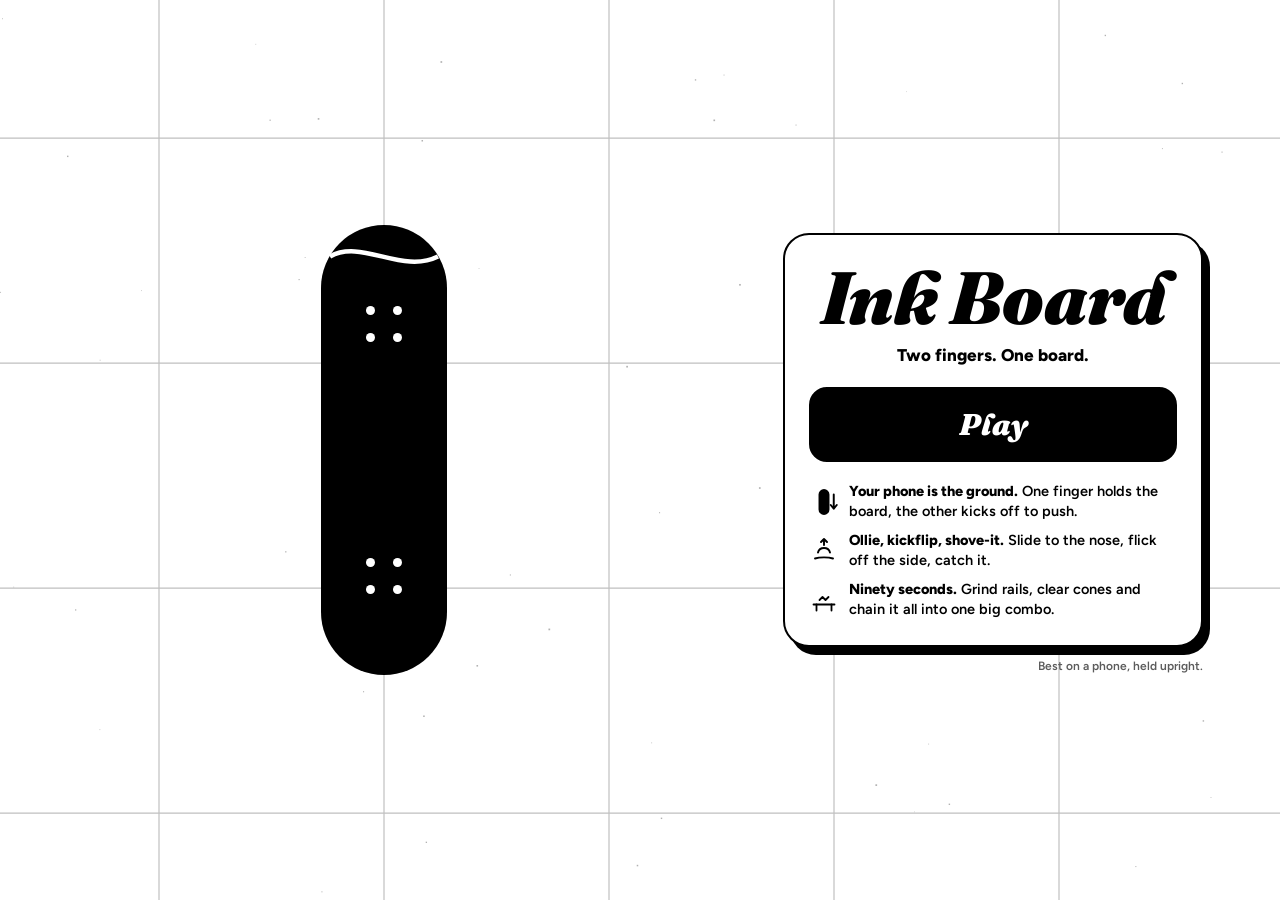
<file: index.html>
<!doctype html>
<html lang="en">
<head>
<meta charset="utf-8">
<meta name="viewport" content="width=device-width, initial-scale=1, viewport-fit=cover">
<title>Ink Board: two fingers, one board</title>
<meta name="description" content="A minimal ink-drawn fingerboard game. Your phone is the ground: push with one finger, pop, flip and grind with two.">
<meta name="theme-color" content="#ffffff">
<link rel="manifest" href="/manifest.webmanifest">
<link rel="icon" type="image/svg+xml" href="/icons/icon.svg">
<meta name="apple-mobile-web-app-capable" content="yes">
<meta name="mobile-web-app-capable" content="yes">
<meta name="apple-mobile-web-app-title" content="Ink Board">
<meta property="og:type" content="website">
<meta property="og:site_name" content="Ink Board">
<meta property="og:title" content="Ink Board">
<meta property="og:description" content="Two fingers. One board. Push, ollie, flip and grind.">
<link rel="preconnect" href="https://fonts.googleapis.com">
<link rel="preconnect" href="https://fonts.gstatic.com" crossorigin>
<link href="https://fonts.googleapis.com/css2?family=Fraunces:ital,opsz,wght@1,9..144,900&family=Figtree:wght@600;800&display=swap" rel="stylesheet">
<style>
:root{--paper:#fff;--ink:#000;--soft:#5c5c5c;--display:"Fraunces",Georgia,serif;--ui:"Figtree",system-ui,-apple-system,"Segoe UI",sans-serif;color-scheme:light;box-sizing:border-box}
@media (prefers-color-scheme:dark){:root:not([data-theme="light"]){--paper:#fff;--ink:#000;--soft:#5c5c5c}}
:root[data-theme="dark"]{--paper:#fff;--ink:#000;--soft:#5c5c5c}
*,*::before,*::after{box-sizing:inherit}
html,body{margin:0;min-height:100%;background:var(--paper);color:var(--ink);font-family:var(--ui)}
canvas{position:fixed;inset:0;width:100%;height:100%;display:block;z-index:0}
main{position:relative;z-index:1;min-height:100vh;min-height:100dvh;display:grid;place-items:end center;align-content:end;padding:24px 16px calc(env(safe-area-inset-bottom,0px) + 18px)}
@media (min-aspect-ratio:1/1){main{place-items:center end;align-content:center;padding-right:6vw}}
.card{width:min(420px,100%);background:var(--paper);border:2.5px solid var(--ink);border-radius:26px;box-shadow:7px 8px 0 var(--ink);padding:28px 24px 22px;text-align:center;
  animation:in .8s cubic-bezier(.3,.7,.3,1) both .2s}
@keyframes in{0%{opacity:0;transform:translateY(60px) scale(.8,1.2)}55%{opacity:1;transform:translateY(-8px) scale(1.04,.96)}78%{transform:translateY(2px) scale(.99,1.01)}100%{transform:none}}
h1{font-family:var(--display);font-style:italic;font-weight:900;font-size:clamp(50px,14vw,74px);line-height:.95;margin:0;letter-spacing:-.01em}
.tag{font-weight:800;font-size:17px;margin:12px 0 22px}
.play{display:block;width:100%;background:var(--ink);color:var(--paper);text-decoration:none;border-radius:18px;padding:17px 20px;font-family:var(--display);font-style:italic;font-weight:900;font-size:30px;
  border:2.5px solid var(--ink);transition:transform .22s cubic-bezier(.34,1.56,.64,1)}
.play:hover{transform:translateY(-2px)}
.play:active{transform:scale(1.04,.9)}
.play:focus-visible{outline:3px solid var(--ink);outline-offset:4px}
.feats{list-style:none;padding:0;margin:20px 0 4px;display:grid;gap:10px;text-align:left}
.feats li{display:grid;grid-template-columns:30px 1fr;gap:10px;align-items:center;font-weight:600;font-size:14.5px;line-height:1.35}
.feats svg{width:30px;height:30px}
.feats b{font-weight:800}
footer{margin-top:12px;font-size:12px;font-weight:600;color:var(--soft)}
@media (prefers-reduced-motion:reduce){.card{animation:none}}
</style>
</head>
<body>
<canvas id="c" aria-hidden="true"></canvas>
<main>
  <div class="card">
    <h1>Ink Board</h1>
    <p class="tag">Two fingers. One board.</p>
    <a class="play" href="/play/">Play</a>
    <ul class="feats">
      <li><svg viewBox="0 0 40 40" aria-hidden="true"><g fill="none" stroke="#000" stroke-width="2.6" stroke-linecap="round" stroke-linejoin="round"><rect x="14" y="4" width="12" height="32" rx="6" fill="#000"/><path d="M33 10v18M29 24l4 5 4-5"/></g></svg><span><b>Your phone is the ground.</b> One finger holds the board, the other kicks off to push.</span></li>
      <li><svg viewBox="0 0 40 40" aria-hidden="true"><g fill="none" stroke="#000" stroke-width="2.6" stroke-linecap="round" stroke-linejoin="round"><path d="M8 30c6-2 18-2 24 0"/><path d="M12 22c2-8 14-8 16 0"/><path d="M20 4v8M16 8l4-4 4 4"/></g></svg><span><b>Ollie, kickflip, shove-it.</b> Slide to the nose, flick off the side, catch it.</span></li>
      <li><svg viewBox="0 0 40 40" aria-hidden="true"><g stroke="#000" stroke-width="2.4" stroke-linecap="round" stroke-linejoin="round"><path d="M6 26h28" fill="none"/><path d="M10 26v8M30 26v8" fill="none"/><path d="M14 20l4-4 4 4 4-4" fill="none"/></g></svg><span><b>Ninety seconds.</b> Grind rails, clear cones and chain it all into one big combo.</span></li>
    </ul>
  </div>
  <footer>Best on a phone, held upright.</footer>
</main>
<script>
if('serviceWorker' in navigator&&location.protocol==='https:') navigator.serviceWorker.register('/sw.js').catch(()=>{});
/* ---------- a fingerboard rolling up the pavement behind the card, kickflipping now and then ---------- */
(()=>{
  const cv=document.getElementById('c'), ctx=cv.getContext('2d'), TAU=Math.PI*2;
  const still=matchMedia('(prefers-reduced-motion: reduce)').matches;
  let W=0,H=0,D=1;
  function resize(){ D=Math.min(2,devicePixelRatio||1); W=innerWidth; H=innerHeight; cv.width=W*D; cv.height=H*D; }
  addEventListener('resize',resize); resize();
  let s=7; const r=()=>{ s=(s*16807)%2147483647; return (s-1)/2147483646; };
  const grit=[]; for(let i=0;i<60;i++) grit.push([r(),r(),.6+r()*1.2]);
  const t0=performance.now();
  function deck(){ ctx.beginPath(); ctx.moveTo(-14,-36); ctx.arc(0,-36,14,Math.PI,0); ctx.lineTo(14,36); ctx.arc(0,36,14,0,Math.PI); ctx.closePath(); }
  function frame(now){
    const t=still?1.2:(now-t0)/1000;
    ctx.setTransform(D,0,0,D,0,0); ctx.fillStyle='#fff'; ctx.fillRect(0,0,W,H);
    const land=H>W, u=Math.min(W,H)/100*(land?.46:.5), bx=land?W/2:W*.3, by=land?H*.22:H/2, slab=u*50, off=(t*u*70)%slab;
    ctx.strokeStyle='#000'; ctx.globalAlpha=.25; ctx.lineWidth=1.2; ctx.beginPath();
    for(let y=-slab+off;y<H+slab;y+=slab){ ctx.moveTo(0,y); ctx.lineTo(W,y); }
    for(let x=bx%slab;x<W;x+=slab){ ctx.moveTo(x,0); ctx.lineTo(x,H); } ctx.stroke();
    ctx.fillStyle='#000'; ctx.globalAlpha=.3; grit.forEach(([gx,gy,z])=>{ const y=(gy*H+t*u*70)%H; ctx.fillRect(gx*W,y,z,z); }); ctx.globalAlpha=1;
    // every 2.6 s: pop, one full flip, land
    const c=t%2.6, air=c>1.6&&c<2.5?(c-1.6)/.9:0, z=4*air*(1-air), flip=air?Math.cos(air*TAU):1, sc=u*(1+.16*z);
    ctx.save(); ctx.translate(bx+z*u*5,by+z*u*7); ctx.scale(sc,sc); ctx.scale(Math.max(.09,Math.abs(flip)),1); deck(); ctx.fillStyle='rgba(0,0,0,.15)'; ctx.fill(); ctx.restore();
    ctx.save(); ctx.translate(bx,by); ctx.scale(sc,sc); ctx.scale(Math.max(.09,Math.abs(flip)),1); deck();
    if(flip>=0){ ctx.fillStyle='#000'; ctx.fill(); ctx.fillStyle='#fff'; [-1,1].forEach(e=>[[-3,-3],[3,-3],[-3,3],[3,3]].forEach(([a,b])=>{ ctx.beginPath(); ctx.arc(a,e*28+b,1,0,TAU); ctx.fill(); }));
      ctx.strokeStyle='#fff'; ctx.lineWidth=1; ctx.beginPath(); ctx.moveTo(-12,-43); ctx.bezierCurveTo(-5,-47,4,-39,12,-43); ctx.stroke(); }
    else { ctx.fillStyle='#fff'; ctx.fill(); ctx.lineWidth=1.4; ctx.strokeStyle='#000'; ctx.stroke(); ctx.fillStyle='#000'; [-28,28].forEach(T=>{ ctx.fillRect(-5,T-4.5,10,9); ctx.fillRect(-12.5,T-1.6,25,3.2); }); }
    ctx.restore();
    if(!still) requestAnimationFrame(frame);
  }
  requestAnimationFrame(frame);
})();
</script>
</body>
</html>
</file>
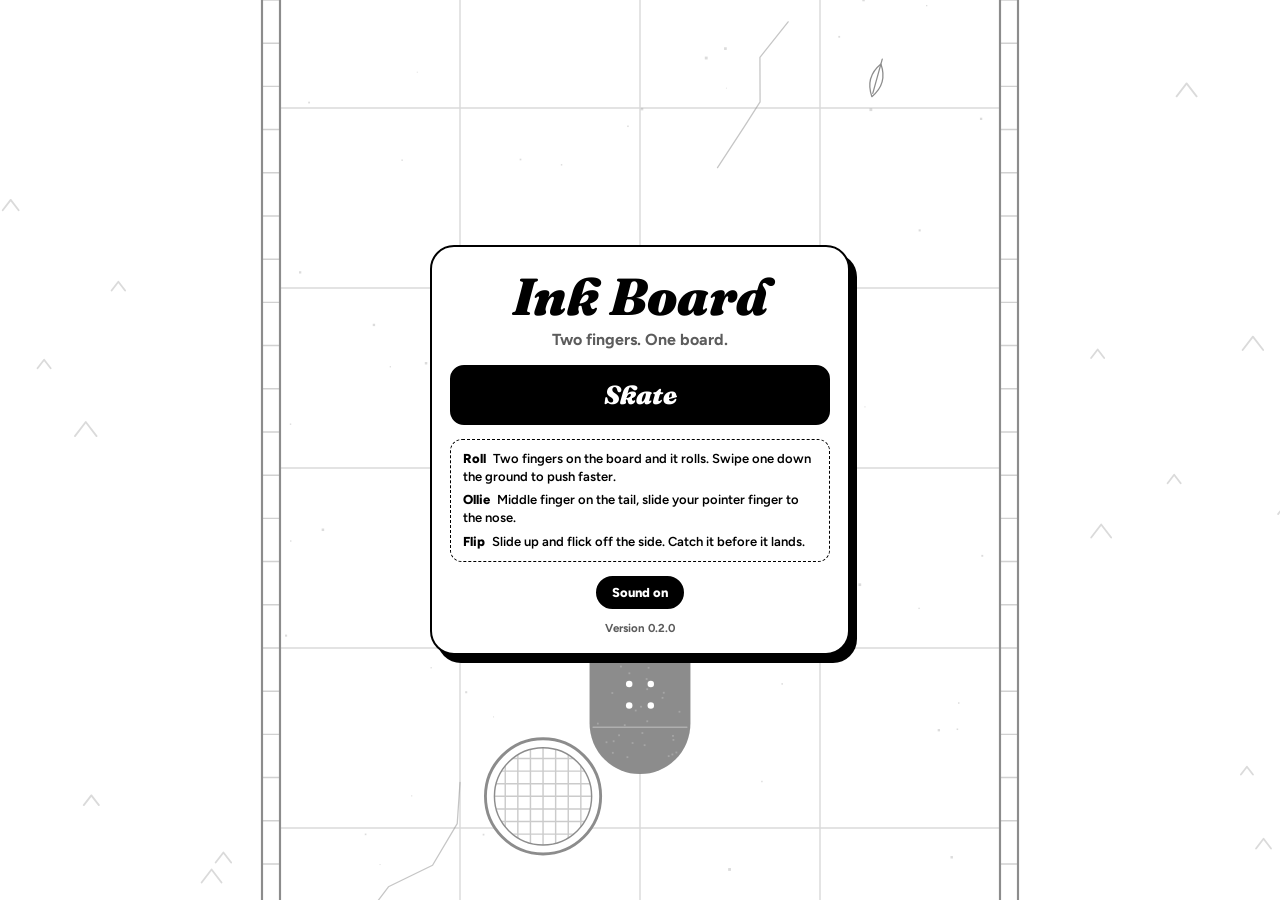
<file: play/index.html>
<!doctype html>
<html lang="en">
<head>
<meta charset="utf-8">
<meta name="viewport" content="width=device-width, initial-scale=1, viewport-fit=cover, user-scalable=no">
<title>Ink Board</title>
<meta name="description" content="Two fingers. One board. Push, ollie, flip and grind.">
<meta name="theme-color" content="#ffffff">
<link rel="manifest" href="/manifest.webmanifest">
<link rel="icon" type="image/svg+xml" href="/icons/icon.svg">
<meta name="apple-mobile-web-app-capable" content="yes">
<meta name="mobile-web-app-capable" content="yes">
<meta name="apple-mobile-web-app-title" content="Ink Board">
<meta name="apple-mobile-web-app-status-bar-style" content="default">
<link rel="preconnect" href="https://fonts.googleapis.com">
<link rel="preconnect" href="https://fonts.gstatic.com" crossorigin>
<link href="https://fonts.googleapis.com/css2?family=Fraunces:ital,opsz,wght@0,9..144,800;1,9..144,900&family=Figtree:wght@500;700;800&display=swap" rel="stylesheet">
<link rel="stylesheet" href="styles.css">
</head>
<body>
<canvas id="c" aria-label="A skateboard lying on the pavement. Put two fingers on it to skate."></canvas>

<header id="hud" hidden>
  <div><div class="pv" id="score">0</div><div class="sub" id="bestL">No best yet</div></div>
  <div class="tm"><div class="pv" id="time">1:30</div><div class="sub" id="tsub">Push to start</div></div>
</header>
<button id="pause" type="button" aria-label="Pause" hidden>
  <svg viewBox="0 0 32 32" aria-hidden="true"><rect x="9" y="8" width="5" height="16" rx="1.5" fill="currentColor"/><rect x="18" y="8" width="5" height="16" rx="1.5" fill="currentColor"/></svg>
</button>
<div id="combo" aria-live="polite"><b id="comboN"></b><span id="comboP"></span><small id="comboTag"></small></div>
<div id="hint" hidden><span id="hintT"></span><button id="skip" type="button" hidden>Skip</button></div>
<div id="callout"></div>
<div id="card" hidden><div class="panel" id="panel"></div></div>
<script src="js/config.js"></script>
<script src="js/core.js"></script>
<script src="js/world.js"></script>
<script src="js/audio.js"></script>
<script src="js/ui.js"></script>
<script src="js/physics.js"></script>
<script src="js/input.js"></script>
<script src="js/draw.js"></script>
<script src="js/main.js"></script>
<script>if('serviceWorker' in navigator&&location.protocol==='https:') navigator.serviceWorker.register('/sw.js').catch(()=>{});</script>
</body>
</html>
</file>
<file: play/styles.css>
/* Ink Board styles. Paper-and-ink look: white paper, black ink, no other colors. Shared with the other Ink games. */
:root{
  --paper:#ffffff; --ink:#000000; --soft:#5c5c5c;
  --display:"Fraunces", Georgia, "Times New Roman", serif;
  --ui:"Figtree", system-ui, -apple-system, "Segoe UI", sans-serif;
  color-scheme: light;
  box-sizing:border-box;
}
/* The street is paper-and-ink by design, so it stays white in either viewer theme. */
@media (prefers-color-scheme: dark){ :root:not([data-theme="light"]){ --paper:#ffffff; --ink:#000000; --soft:#5c5c5c; } }
:root[data-theme="dark"]{ --paper:#ffffff; --ink:#000000; --soft:#5c5c5c; }
*,*::before,*::after{box-sizing:inherit}
html,body{height:100%;margin:0;background:var(--paper);color:var(--ink);overflow:hidden;overscroll-behavior:none;
  -webkit-user-select:none;user-select:none;-webkit-touch-callout:none;-webkit-tap-highlight-color:transparent;font-family:var(--ui)}
canvas{position:fixed;inset:0;width:100%;height:100%;display:block;touch-action:none}
[hidden]{display:none !important}

/* ---------- HUD ---------- */
#hud{position:fixed;top:0;left:0;right:0;z-index:5;pointer-events:none;
  padding:calc(env(safe-area-inset-top,0px) + 10px) 16px 18px;background:linear-gradient(to bottom,#fff 60%,rgba(255,255,255,0));
  display:grid;grid-template-columns:1fr auto;align-items:start;gap:4px 8px}
.pv{font-family:var(--display);font-weight:800;font-size:30px;line-height:1;font-variant-numeric:tabular-nums;text-shadow:0 0 3px #fff,0 0 6px #fff}
.sub{font-size:13px;font-weight:700;color:var(--soft);margin-top:4px;line-height:1.25}
.tm{text-align:right;margin-right:50px}
#time.low{animation:tick 1s ease-in-out infinite}
@keyframes tick{0%,100%{transform:none}12%{transform:scale(1.18,.86)}26%{transform:scale(.95,1.06)}40%{transform:none}}
#pause{position:fixed;right:12px;top:calc(env(safe-area-inset-top,0px) + 10px);z-index:6;width:40px;height:40px;border-radius:50%;
  border:2.5px solid var(--ink);background:var(--paper);color:var(--ink);box-shadow:3px 4px 0 var(--ink);display:grid;place-items:center;cursor:pointer;padding:0;
  transition:transform .28s cubic-bezier(.34,1.56,.64,1)}
#pause svg{width:22px;height:22px}
#pause:active{transform:scale(1.12,.86)}
#pause:focus-visible{outline:3px solid var(--ink);outline-offset:4px}

/* the trick line: names, then points × tricks */
#combo{position:fixed;left:16px;right:16px;top:calc(env(safe-area-inset-top,0px) + 86px);z-index:5;text-align:center;pointer-events:none;opacity:0}
#combo b{display:block;font-family:var(--display);font-style:italic;font-weight:900;font-size:clamp(24px,7.4vw,34px);line-height:1.05;
  text-shadow:2px 3px 0 #fff,-2px -2px 0 #fff,2px -2px 0 #fff,-2px 2px 0 #fff}
#combo span{display:inline-block;margin-top:6px;font-size:16px;font-weight:800;background:var(--paper);border:2px solid var(--ink);border-radius:999px;padding:4px 14px;font-variant-numeric:tabular-nums}
#combo span:empty{display:none}
#combo small{display:block;margin-top:5px;font-size:13px;font-weight:800;color:var(--ink);text-shadow:0 0 3px #fff,0 0 6px #fff}
#combo.on{opacity:1}
#combo.pop b{animation:trick .42s cubic-bezier(.3,.7,.3,1)}
@keyframes trick{0%{transform:scale(.5,1.4);opacity:0}55%{transform:scale(1.12,.9);opacity:1}78%{transform:scale(.97,1.03)}100%{transform:none}}
#combo.bank{animation:bank 1.2s cubic-bezier(.3,.7,.3,1) forwards}
#combo.bank span{background:var(--ink);color:var(--paper);font-size:20px}
@keyframes bank{0%{opacity:1;transform:none}14%{transform:scale(1.14,.86)}28%{transform:scale(.96,1.05)}40%{transform:none}70%{opacity:1;transform:translateY(0)}100%{opacity:0;transform:translateY(-60px) scale(.9,1.15)}}
#combo.bail{animation:bail 1.2s linear forwards}
#combo.bail b{display:inline-block;background:var(--ink);color:var(--paper);text-shadow:none;border-radius:14px;padding:4px 14px 6px}
@keyframes bail{0%{opacity:0;transform:scale(.4) rotate(-8deg)}12%{opacity:1;transform:scale(1.2,.85) rotate(3deg)}24%{transform:scale(.95,1.05) rotate(-1deg)}34%{transform:none}80%{opacity:1}100%{opacity:0;transform:translateY(12px)}}

#hint{position:fixed;left:16px;right:16px;z-index:6;text-align:center;bottom:calc(env(safe-area-inset-bottom,0px) + 14px);font-size:15px;font-weight:700;
  display:flex;flex-direction:column;align-items:center;gap:8px;pointer-events:none}
#hint span{background:var(--paper);border:2px solid var(--ink);border-radius:18px;padding:9px 16px;display:inline-block;max-width:420px;line-height:1.35;box-shadow:3px 4px 0 var(--ink);animation:bob 2.4s ease-in-out infinite}
#skip{pointer-events:auto;appearance:none;border:0;background:none;color:var(--soft);font:800 13px var(--ui);padding:6px 12px;cursor:pointer;text-decoration:underline}
#skip:focus-visible{outline:2px solid var(--ink);outline-offset:2px;border-radius:6px}
@keyframes bob{0%,100%{transform:translateY(0)}50%{transform:translateY(-4px)}}

#callout{position:fixed;left:0;right:0;top:34%;z-index:6;text-align:center;pointer-events:none;opacity:0}
#callout b{display:block;font-family:var(--display);font-style:italic;font-weight:900;font-size:clamp(48px,15vw,88px);line-height:1;
  text-shadow:3px 4px 0 #fff,-2px -2px 0 #fff,2px -2px 0 #fff,-2px 2px 0 #fff}
#callout span{display:inline-block;margin-top:8px;font-size:15px;font-weight:800;background:var(--paper);border:2px solid var(--ink);border-radius:999px;padding:5px 14px}
#callout.go{animation:call 1.4s linear forwards}
@keyframes call{
  0%{opacity:0;transform:scale(.2,.2)}
  10%{opacity:1;transform:scale(1.28,.78)}
  18%{transform:scale(.88,1.16)}
  26%{transform:scale(1.05,.96)}
  34%{transform:scale(1)}
  78%{opacity:1;transform:translateY(0) scale(1)}
  85%{transform:translateY(6px) scale(1.1,.9)}
  100%{opacity:0;transform:translateY(-90px) scale(.8,1.3)}}

/* ---------- cards ---------- */
#card{position:fixed;inset:0;z-index:8;display:grid;overflow-y:auto;-webkit-overflow-scrolling:touch;background:rgba(255,255,255,.72);padding:calc(env(safe-area-inset-top,0px) + 16px) 16px calc(env(safe-area-inset-bottom,0px) + 16px)}
#card .panel{margin:auto}
#card.home{background:rgba(255,255,255,.55)}
.panel{background:var(--paper);border:2.5px solid var(--ink);border-radius:24px;box-shadow:7px 8px 0 var(--ink);
  padding:22px 18px 18px;width:min(420px,100%);text-align:center;animation:cardIn .6s cubic-bezier(.3,.7,.3,1)}
@keyframes cardIn{0%{transform:translateY(60vh) scale(.7,1.3)}55%{transform:translateY(-10px) scale(1.06,.94)}75%{transform:translateY(3px) scale(.98,1.02)}100%{transform:none}}
.panel h2{font-family:var(--display);font-weight:900;font-style:italic;font-size:34px;line-height:1.05;margin:0}
.panel p{margin:6px 0 16px;font-weight:700;color:var(--soft)}
.logo{font-size:52px !important;margin-bottom:2px !important}
.bestline{font-weight:800;font-size:14px;margin:-6px 0 14px}
.bestline b{font-family:var(--display);font-weight:900;font-size:20px;font-variant-numeric:tabular-nums}
.big{font-family:var(--display);font-weight:900;font-size:56px;line-height:1;margin:8px 0 2px;font-variant-numeric:tabular-nums}
.nxt{color:var(--ink) !important;font-size:14px}
.stats{display:grid;grid-template-columns:1fr 1fr;gap:10px;margin:0 0 10px}
.stats div{border:2px solid var(--ink);border-radius:14px;padding:8px 6px}
.stats b{display:block;font-family:var(--display);font-weight:900;font-size:26px;line-height:1.1;font-variant-numeric:tabular-nums}
.stats small{font-size:12px;font-weight:800;color:var(--soft)}
.cname{font-family:var(--display);font-style:italic;font-weight:900 !important;color:var(--ink) !important;font-size:17px;line-height:1.25;margin:0 0 16px !important}
.btn{appearance:none;border:2.5px solid var(--ink);background:var(--ink);color:var(--paper);border-radius:14px;padding:13px 22px;
  font-family:var(--ui);font-weight:800;font-size:16px;cursor:pointer;width:100%;transition:transform .2s cubic-bezier(.34,1.56,.64,1)}
.btn:first-of-type{font-family:var(--display);font-style:italic;font-weight:900;font-size:26px;padding:12px 22px}
.btn:active{transform:scale(1.04,.9)}
.btn.ghost{background:var(--paper);color:var(--ink);margin-top:8px;font-family:var(--ui);font-style:normal;font-weight:800;font-size:16px}
.btn:focus-visible{outline:3px solid var(--ink);outline-offset:3px}
.how{text-align:left;font-size:13px;font-weight:600;border:1.5px dashed var(--ink);border-radius:12px;padding:10px 12px;margin:14px 0 14px;line-height:1.4;display:grid;gap:5px}
.how b{font-weight:800;margin-right:4px}
.fbc{appearance:none;border:2px solid var(--ink);background:var(--paper);color:var(--ink);border-radius:999px;padding:7px 14px;font:800 13px var(--ui);cursor:pointer}
.fbc.on{background:var(--ink);color:var(--paper)}
.fbc:focus-visible{outline:3px solid var(--ink);outline-offset:2px}
.ver{font-size:11.5px !important;font-weight:700 !important;color:var(--soft) !important;margin:12px 0 0 !important}

@media (prefers-reduced-motion: reduce){
  #hint span,#time.low{animation:none}
  .panel,#combo.pop b{animation:none}
  #combo.bank,#combo.bail,#callout.go{animation:still 1.2s steps(1,end) forwards}
}
@keyframes still{0%{opacity:1;transform:none}100%{opacity:0}
}
</file>
